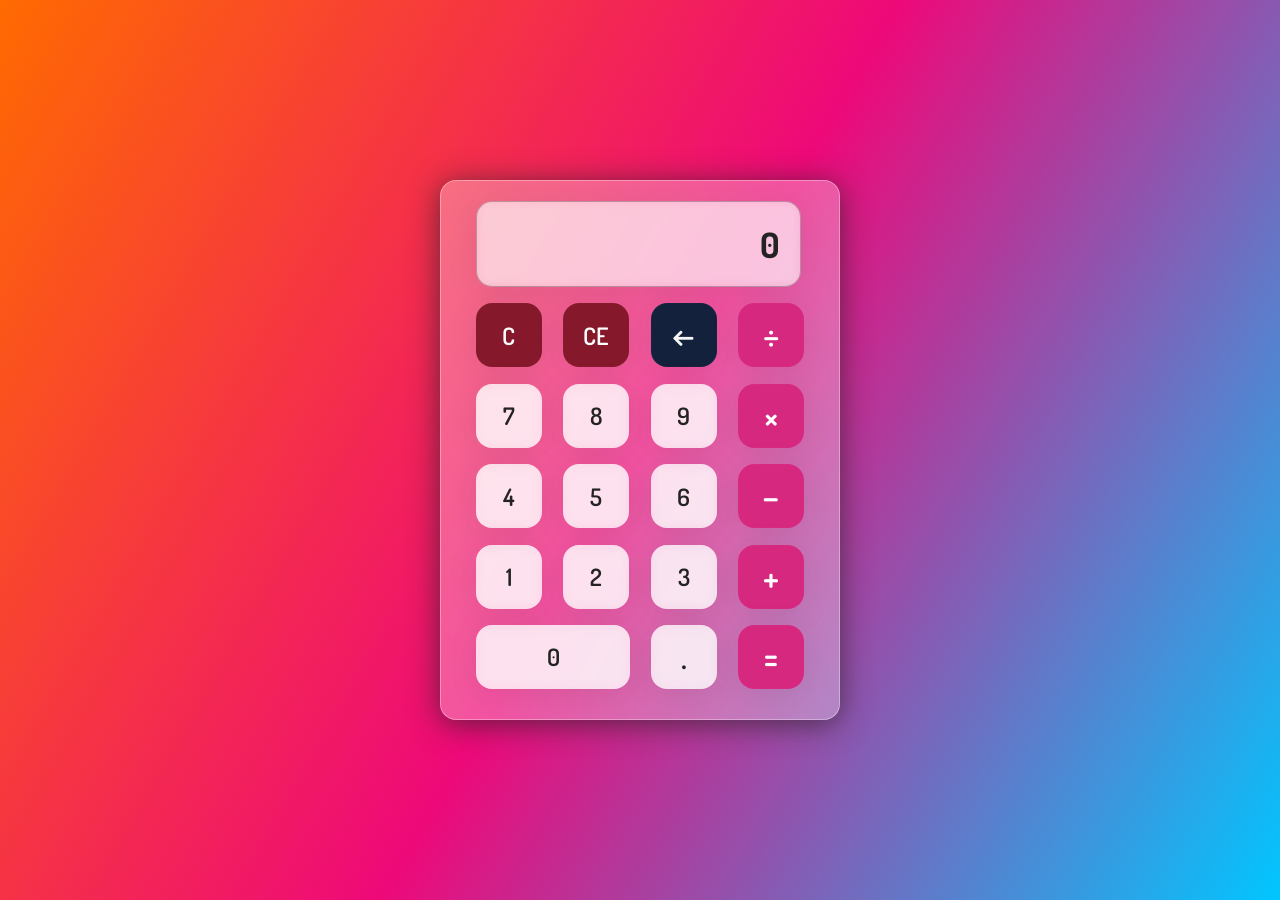
<file: index.html>
<!DOCTYPE html>
<html lang="en">
<head>
    <meta charset="UTF-8">
    <meta name="viewport" content="width=device-width, initial-scale=1.0">
    <link rel="stylesheet" href="calc-styles.css">
    <link rel="preconnect" href="https://fonts.googleapis.com">
    <link rel="preconnect" href="https://fonts.gstatic.com" crossorigin>
    <link href="https://fonts.googleapis.com/css2?family=Dosis:wght@200..800&display=swap" rel="stylesheet">
    <title>Calculator</title>
</head>
<body>
    <div class="wrapper">
        <section class="screen"> 0 </section>
        <section class="calc-buttons">
            <div class="button-row">
                <button class="button double"> C </button>
                <button class="button double entry"> CE </button>
                <button class="button back"> &larr; </button>
                <button class="button op" > &divide; </button>
            </div>
            <div class="button-row">
                <button class="button"> 7 </button>
                <button class="button"> 8 </button>
                <button class="button"> 9 </button>
                <button class="button op"> &times; </button>
            </div>
            <div class="button-row">
                <button class="button"> 4 </button>
                <button class="button"> 5 </button>
                <button class="button"> 6 </button>
                <button class="button op"> &minus; </button>   
            </div class="button-row">
            <div class="button-row">
                <button class="button"> 1 </button>
                <button class="button"> 2 </button>
                <button class="button"> 3 </button>
                <button class="button op"> &plus; </button>
            </div>

            <div class="button-row">
                <button class="button triple"> 0 </button>
                <button class="button float"> . </button>                
                <button class="button"> &equals; </button>
            </div>
        </section>
    </div>
<script src="calculator.js"></script>
</body>
</html>
</file>
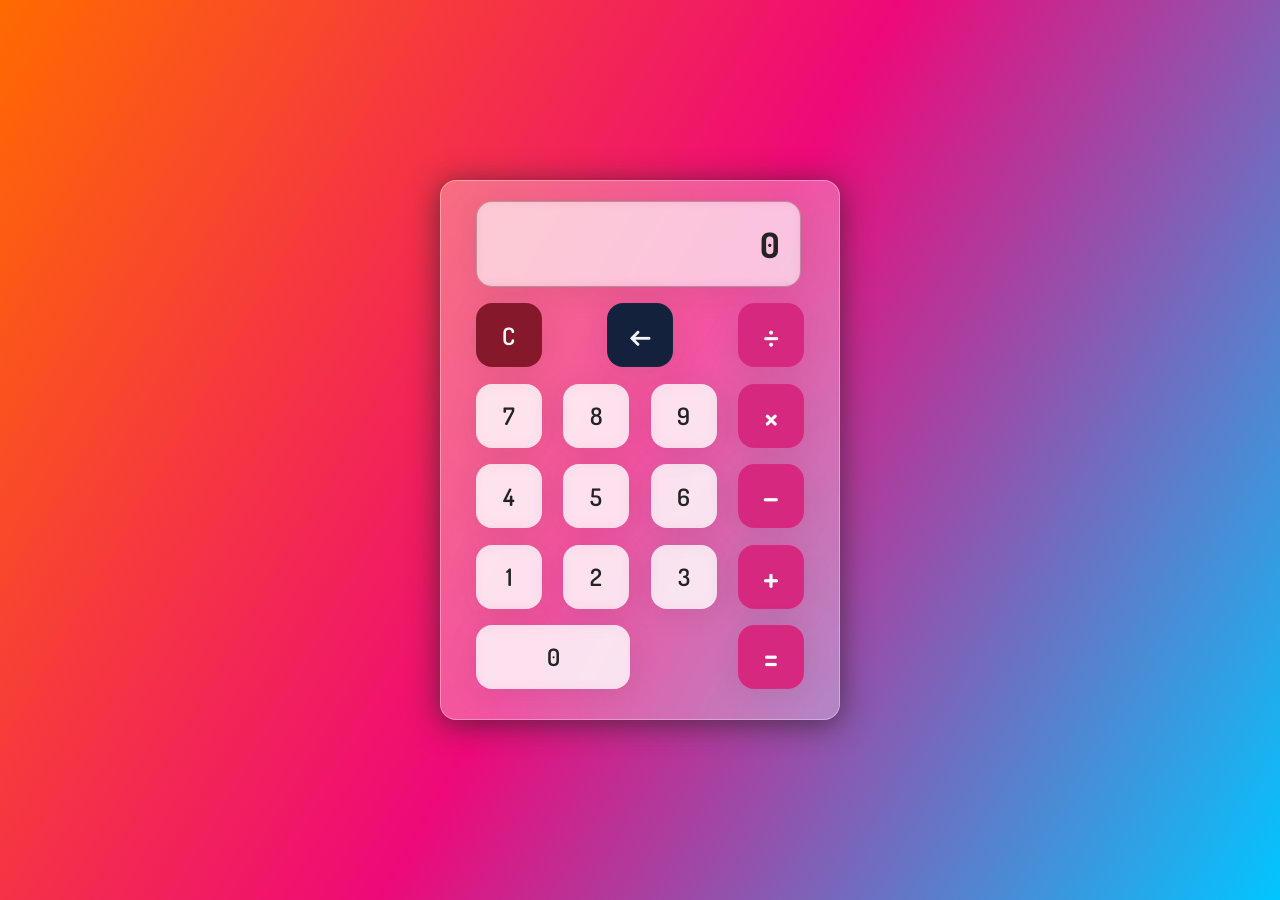
<file: calculator.html>
<!DOCTYPE html>
<html lang="en">
<head>
    <meta charset="UTF-8">
    <meta name="viewport" content="width=device-width, initial-scale=1.0">
    <link rel="stylesheet" href="calc-styles.css">
    <link rel="preconnect" href="https://fonts.googleapis.com">
    <link rel="preconnect" href="https://fonts.gstatic.com" crossorigin>
    <link href="https://fonts.googleapis.com/css2?family=Dosis:wght@200..800&display=swap" rel="stylesheet">
    <title>Calculator</title>
</head>
<body>
    <div class="wrapper">
        <section class="screen"> 0 </section>
        <section class="calc-buttons">
            <div class="button-row">
                <button class="button double"> C </button>
                <button class="button back"> &larr; </button>
                <button class="button"> &divide; </button>
            </div>
            <div class="button-row">
                <button class="button"> 7 </button>
                <button class="button"> 8 </button>
                <button class="button"> 9 </button>
                <button class="button"> &times; </button>
            </div>
            <div class="button-row">
                <button class="button"> 4 </button>
                <button class="button"> 5 </button>
                <button class="button"> 6 </button>
                <button class="button"> &minus; </button>
            </div class="button-row">
            <div class="button-row">
                <button class="button"> 1 </button>
                <button class="button"> 2 </button>
                <button class="button"> 3 </button>
                <button class="button"> &plus; </button>
            </div>

            <div class="button-row">
                <button class="button triple"> 0 </button>
                <button class="button"> &equals; </button>
            </div>
        </section>
    </div>
<script src="calculator.js"></script>
</body>
</html>
</file>
<file: calc-styles.css>
html{
    box-sizing: border-box;
    height: 100%;
}

*,
*::before,
*::after{
    box-sizing: inherit;
    margin: 0;
    padding: 0;
}
body{
    align-items: center;
    background: linear-gradient(120deg, #ff6a00, #ee0979, #00c6ff);
    display: flex;
    font-family: 'Dosis', sans-serif;
    font-display: swap;
    font-weight: 700;
    height: inherit;
    justify-content: center;
}
.wrapper{
    backdrop-filter: blur(5.5px);
    -webkit-backdrop-filter: blur(5.5px);
    border-radius: 16px;
    box-shadow: 0px 4px 30px rgba(35, 35, 35, 0.7);
    color: #232323;
    background: rgba(255, 255, 255, .30);
    border: 1px solid rgba(255, 255, 255, .34);
    flex-basis: 400px;
    height: 540px;
    padding: 20px 35px;
}   
.screen{
    background-color: rgba(255, 255, 255, 0.5);
    backdrop-filter: blur(5.5px); 
    -webkit-backdrop-filter: blur(5.5px);
    border: 1px solid rgba(0, 0, 0, 0.25);
    border-radius: 16px;
    box-shadow: 0 4px 32px rgba(35, 35, 35, 0.1);
    color: #232323;
    font-size: 35px;
    padding: 20px; 
    text-align: right;
    width: 325px;
}
.button-row{
    display: flex;
    justify-content: space-between;
    margin: 5% 0;
}
.button{
    backdrop-filter: blur(5.5px);
    -webkit-backdrop-filter: blur(5.5px);
    background: rgba(255, 255, 255, 0.75);
    border: 1px solid rgba(255, 255, 255, 0.01);
    border-radius: 16px;
    box-shadow: 0 4px 30px rgba(35, 35, 35, 0.1);
    color: #232323;
    flex-basis: 20%;
    font-family: inherit;
    font-size: 24px;
    font-weight: 600;
    height: 64px;
}
.button:last-child{
    backdrop-filter: blur(5.5px);
    -webkit-backdrop-filter: blur(5.5px);
    background: rgba(255, 255, 255, 0.75);
    border: 1px solid rgba(255, 255, 255, 0.01);
    border-radius: 16px;
    box-shadow: 0 4px 30px rgba(35, 35, 35, 0.1);
    color: #fff;
    background: #d72880;
    font-size: 36px;
}
.button:last-child:hover{
    background-color: inherit;
    color: inherit;
}
.button:hover{
    background: inherit;
}
.back{
    font-size: 32px;
    background-color: #14213D;
    color: whitesmoke;
    padding-bottom: 1%;
}
.double{
    color: white;
    background-color: #85182A;
    flex-basis: 20%;
}

.double:hover{
    background-color: #6E1423;
}
.triple{
    flex-basis: 47%;
}
.float{
    font-size: 32px;
}
.button.op.active {
  background:#ff6a00;
  color: #fff;
}
</file>
